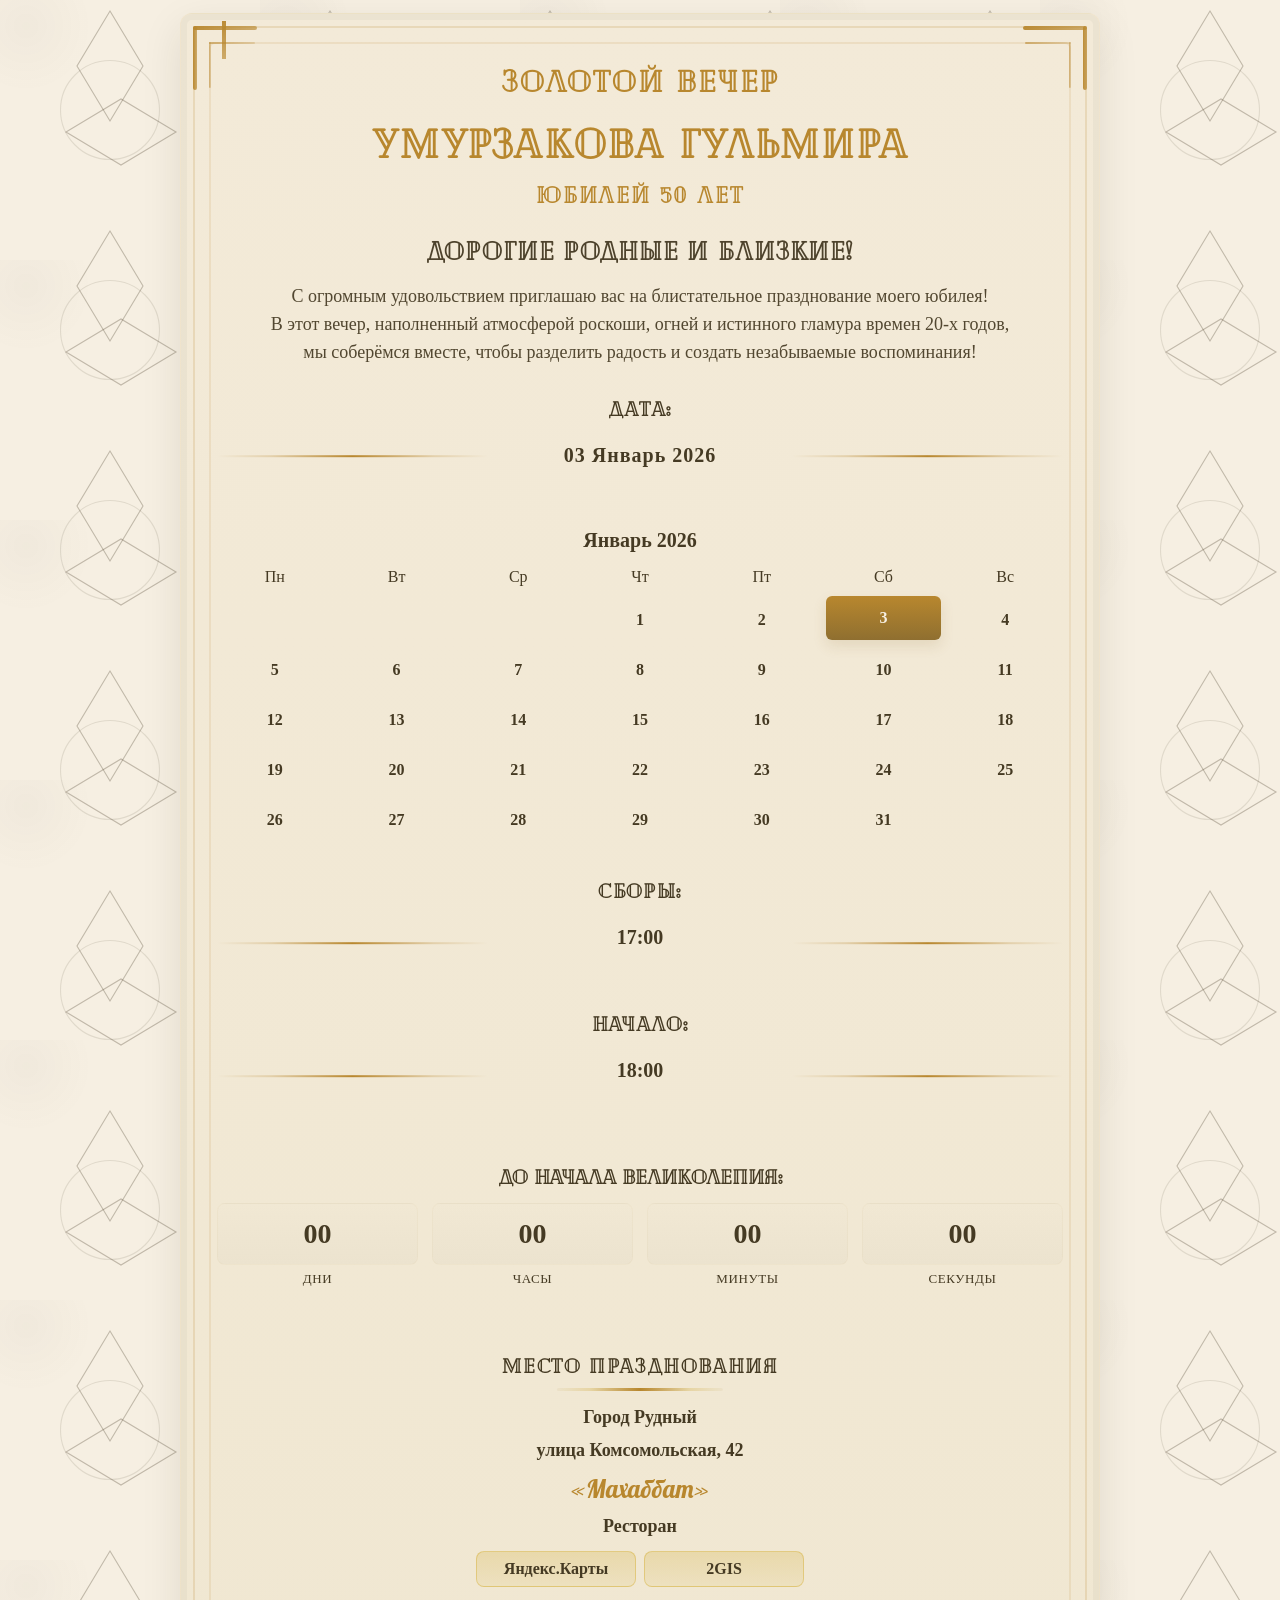
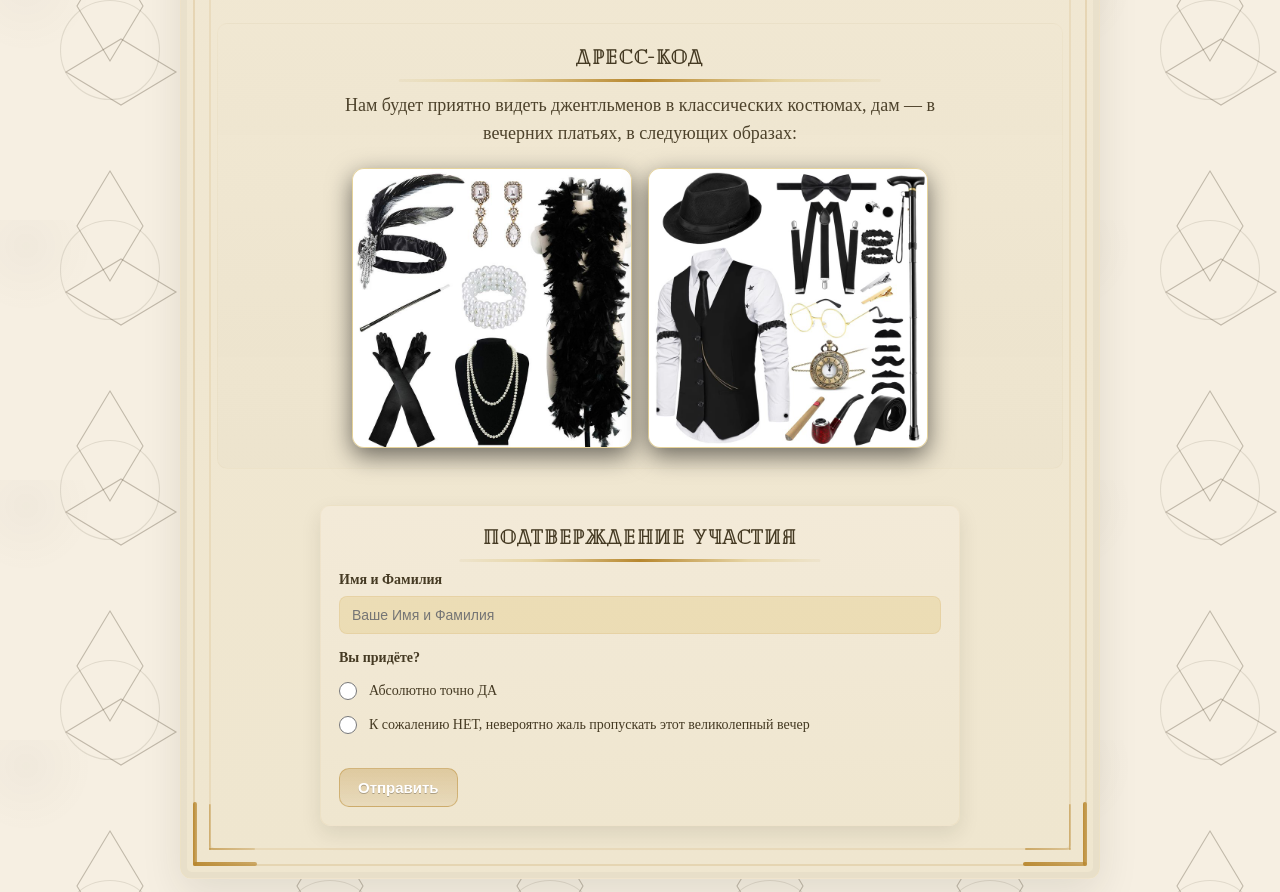
<file: index.html>
<!doctype html>
<html lang="ru">
<head>
  <meta charset="utf-8" />
  <meta name="viewport" content="width=device-width,initial-scale=1,viewport-fit=cover" />
  <title>Приглашение — Вечеринка в стиле 20-х годов</title>
  <!-- Open Graph / Social preview -->
  <meta property="og:title"        content="Умурзакова Гульмира — юбилей 03.01.2026">
  <meta property="og:description"  content="Приглашаю вас на блистательное празднование — Махаббат, Город Рудный. Начало 17:00.">
  <meta property="og:type"         content="website">
  <meta property="og:url"          content="https://jubilej-gulmira.kz/">

  <!-- основной (безопасный) -->
  <meta property="og:image"        content="https://jubilej-gulmira.kz/og/og-1200x630.jpg?v=1">
  <meta property="og:image:secure_url" content="https://jubilej-gulmira.kz/og/og-1200x630.jpg?v=1">
  <meta property="og:image:type"   content="image/jpeg">
  <meta property="og:image:width"  content="1200">
  <meta property="og:image:height" content="630">

  <!-- дополнительные варианты (платформы могут выбрать лучший) -->
  <meta property="og:image"        content="https://jubilej-gulmira.kz/og/og-1024x512.jpg?v=1">
  <meta property="og:image"        content="https://jubilej-gulmira.kz/og/og-600x315.jpg?v=1">
  <meta property="og:image"        content="https://jubilej-gulmira.kz/og/og-600x600.jpg?v=1">

  <!-- Twitter -->
  <meta name="twitter:card" content="summary_large_image">
  <meta name="twitter:title" content="Умурзакова Гульмира — юбилей">
  <meta name="twitter:description" content="Приглашаю вас на блистательное празднование — Махаббат, Город Рудный.">
  <meta name="twitter:image" content="https://jubilej-gulmira.kz/og/og-image-1200x630.jpg?v=1">

  <!-- fallback -->
  <link rel="image_src" href="https://jubilej-gulmira.kz/og/og-image-1200x630.jpg?v=1">

  <!-- Подключаем стили -->
  <link rel="stylesheet" href="css/style.css">
</head>
<body>
  <div class="wrap">
    <div class="card" role="main" aria-label="Приглашение-событие">

      <!-- Угловые элементы рамки -->
      <div class="corner tl">
        <div class="line h"></div>
        <div class="line v"></div>
        <div class="line diag"></div>
        <div class="thin h"></div>
        <div class="thin v"></div>
        <div class="glint"></div>
      </div>
      <div class="corner tr">
        <div class="line h"></div>
        <div class="line v"></div>
        <div class="line diag"></div>
        <div class="thin h"></div>
        <div class="thin v"></div>
        <div class="glint"></div>
      </div>
      <div class="corner bl">
        <div class="line h"></div>
        <div class="line v"></div>
        <div class="line diag"></div>
        <div class="thin h"></div>
        <div class="thin v"></div>
        <div class="glint"></div>
      </div>
      <div class="corner br">
        <div class="line h"></div>
        <div class="line v"></div>
        <div class="line diag"></div>
        <div class="thin h"></div>
        <div class="thin v"></div>
        <div class="glint"></div>
      </div>

      <header class="header" aria-hidden="false">
        <div class="pre-title">Золотой вечер</div>
        <div class="title-name">Умурзакова Гульмира</div>
        <div class="title-jubely">юбилей 50 лет </div>

        <div class="subtitle">Дорогие родные и близкие!</div>
        <p class="subtitle2 long">
            С огромным удовольствием приглашаю вас на блистательное празднование моего юбилея!<br>
            В этот вечер, наполненный атмосферой роскоши, огней и истинного гламура времен 20-х годов,<br>
            мы соберёмся вместе, чтобы разделить радость и создать незабываемые воспоминания!
        </p>

      </header>

      <!-- 1) Дата празднования -->
      <section class="section" aria-labelledby="date-heading">
        <div class="time-start date-time" id="date-heading">Дата:</div>
        <div class="event-date" id="dateBlock">
          <div>
            <div class="value" id="dateValue">03 Января 2026</div>
          </div>
        </div>
      </section>

      <!-- 2) Календарь с выделенной датой -->
      <section class="section" aria-labelledby="cal-heading">
        <div class="calendar-wrap" id="calendarBlock" aria-live="polite">
          <div class="month-title" id="monthTitle">Январь 2025</div>
          <div class="calendar-grid" id="calendarGrid" role="grid" aria-labelledby="monthTitle"></div>
        </div>
      </section>

      <!-- 3) Время начала -->
      <section class="section" aria-labelledby="time-heading">
        <div class="time-start date-time" id="time-heading">Сборы:</div>
        <div class="event-date" id="timeBlock">
          <div>
            <div class="month-title" id="timeValue">17:00</div>
          </div>
        </div>
      </section>
      <section class="section" aria-labelledby="time-heading">
        <div class="time-start date-time" id="time-heading">Начало:</div>
        <div class="event-date" id="timeBlock">
          <div>
            <div class="month-title" id="timeValue">18:00</div>
          </div>
        </div>
      </section>

      <!-- 4) Обратный отсчёт -->
      <section class="section" aria-labelledby="count-heading">
        <div class="" id="countBlock">
          <div style="text-align:center;font-family:'Cheque';margin-bottom:15px; font-weight: 600;margin-top:20px;font-size:20px" id="count-heading">До начала великолепия:</div>
          <div class="countdown-grid" role="timer" aria-live="polite" aria-atomic="true">
            <div class="count-seg">
              <div class="count-num" id="cd-days">--</div>
              <div class="count-label">Дни</div>
            </div>
            <div class="count-seg">
              <div class="count-num" id="cd-hours">--</div>
              <div class="count-label">Часы</div>
            </div>
            <div class="count-seg">
              <div class="count-num" id="cd-minutes">--</div>
              <div class="count-label">Минуты</div>
            </div>
            <div class="count-seg">
              <div class="count-num" id="cd-seconds">--</div>
              <div class="count-label">Секунды</div>
            </div>
          </div>
        </div>
      </section>

      <!-- 5) Место празднования -->
      <section class="section" aria-labelledby="place-heading">
        <div class="place" id="placeBlock">
            <div id="place-heading" class="place-heading">Место празднования</div>
            <div class="address center">Город Рудный</div>
            <div class="address center">улица Комсомольская, 42</div>
            <div class="place-name center">«Махаббат»</div>
            <div class="address center">Ресторан</div>

            <div class="map-links" role="navigation" aria-label="Ссылки на карты">
                <a id="yandexLink" href="https://yandex.com/maps/org/makhabbat/241710813618/" target="_blank" rel="noopener">Яндекс.Карты</a>
                <a id="dgisLink" href="https://2gis.kz/kostanay/firm/70000001091487668" target="_blank" rel="noopener">2GIS</a>
            </div>

        </div>
      </section>

      <section class="section" aria-labelledby="dress-heading">
        <div class="block dress-block">
            <div class="place-heading" id="dress-heading">Дресс-код</div>
            <div class="dress-text">
                Нам будет приятно видеть джентльменов в классических костюмах, дам — в вечерних платьях, в следующих образах:
            </div>

            <!-- Место для фотографии -->
            <div class="dress-photos">
                <div class="dress-photo">
                    <img src="pictures/women.jpeg" alt="Образ 1">
                </div>

                <div class="dress-photo">
                    <img src="pictures/men.jpeg" alt="Образ 2">
                </div>
            </div>

        </div>
      </section>

      <!-- RSVP -->
      <section class="section" aria-labelledby="rsvp2-heading">
        <div class="block rsvp2-block">

            <div class="rsvp2-title" id="rsvp2-heading">Подтверждение участия</div>

            <form id="rsvp2Form" novalidate>

            <!-- 1. Имя и фамилия -->
            <div class="rsvp2-row">
                <label class="rsvp2-label" for="fullName">Имя и Фамилия</label>
                <input type="text" id="fullName" placeholder="Ваше Имя и Фамилия" class="rsvp2-input" required>
            </div>

            <!-- 2. Вы придёте? -->
            <div class="rsvp2-row">
                <label class="rsvp2-label">Вы придёте?</label>

                <label class="option">
                <input type="radio" name="attend" value="yes" required>
                Абсолютно точно ДА
                </label>

                <label class="option">
                <input type="radio" name="attend" value="no">
                К сожалению НЕТ, невероятно жаль пропускать этот великолепный вечер
                </label>
            </div>

            <!-- 3. Сколько вас будет -->
            <div class="rsvp2-row" id="peopleBlock" style="display:none;">
                <label class="rsvp2-label">Сколько вас будет?</label>

                <label class="option">
                <input type="radio" name="peopleCount" value="1">
                Я приду один
                </label>

                <label class="option">
                <input type="radio" name="peopleCount" value="2">
                Я приду со своей второй половинкой
                </label>

                <input type="text" id="partnerName" class="rsvp2-input" placeholder="Имя и Фамилия партнёра" style="display:none;">
            </div>

            <!-- 4. Дети -->
            <div class="rsvp2-row" id="kidsBlock" style="display:none;">
                <label class="rsvp2-label">Приведёте детей?</label>

                <label class="option">
                <input type="radio" name="kids" value="no">
                Нет
                </label>

                <label class="option">
                <input type="radio" name="kids" value="yes">
                Да
                </label>

                <div id="kidsList" style="display:none; margin-top:12px;"></div>

                <button type="button" id="addKidBtn" class="mini-btn" style="display:none;">
                + Добавить ребёнка
                </button>
            </div>

            <!-- Кнопка отправки -->
            <button class="rsvp2-btn" id="rsvpSubmitBtn" type="submit">Отправить</button>

            </form>

        </div>
      </section>

    </div>
  </div>

  <script src="js/script.js"></script>
</body>
</html>
</file>
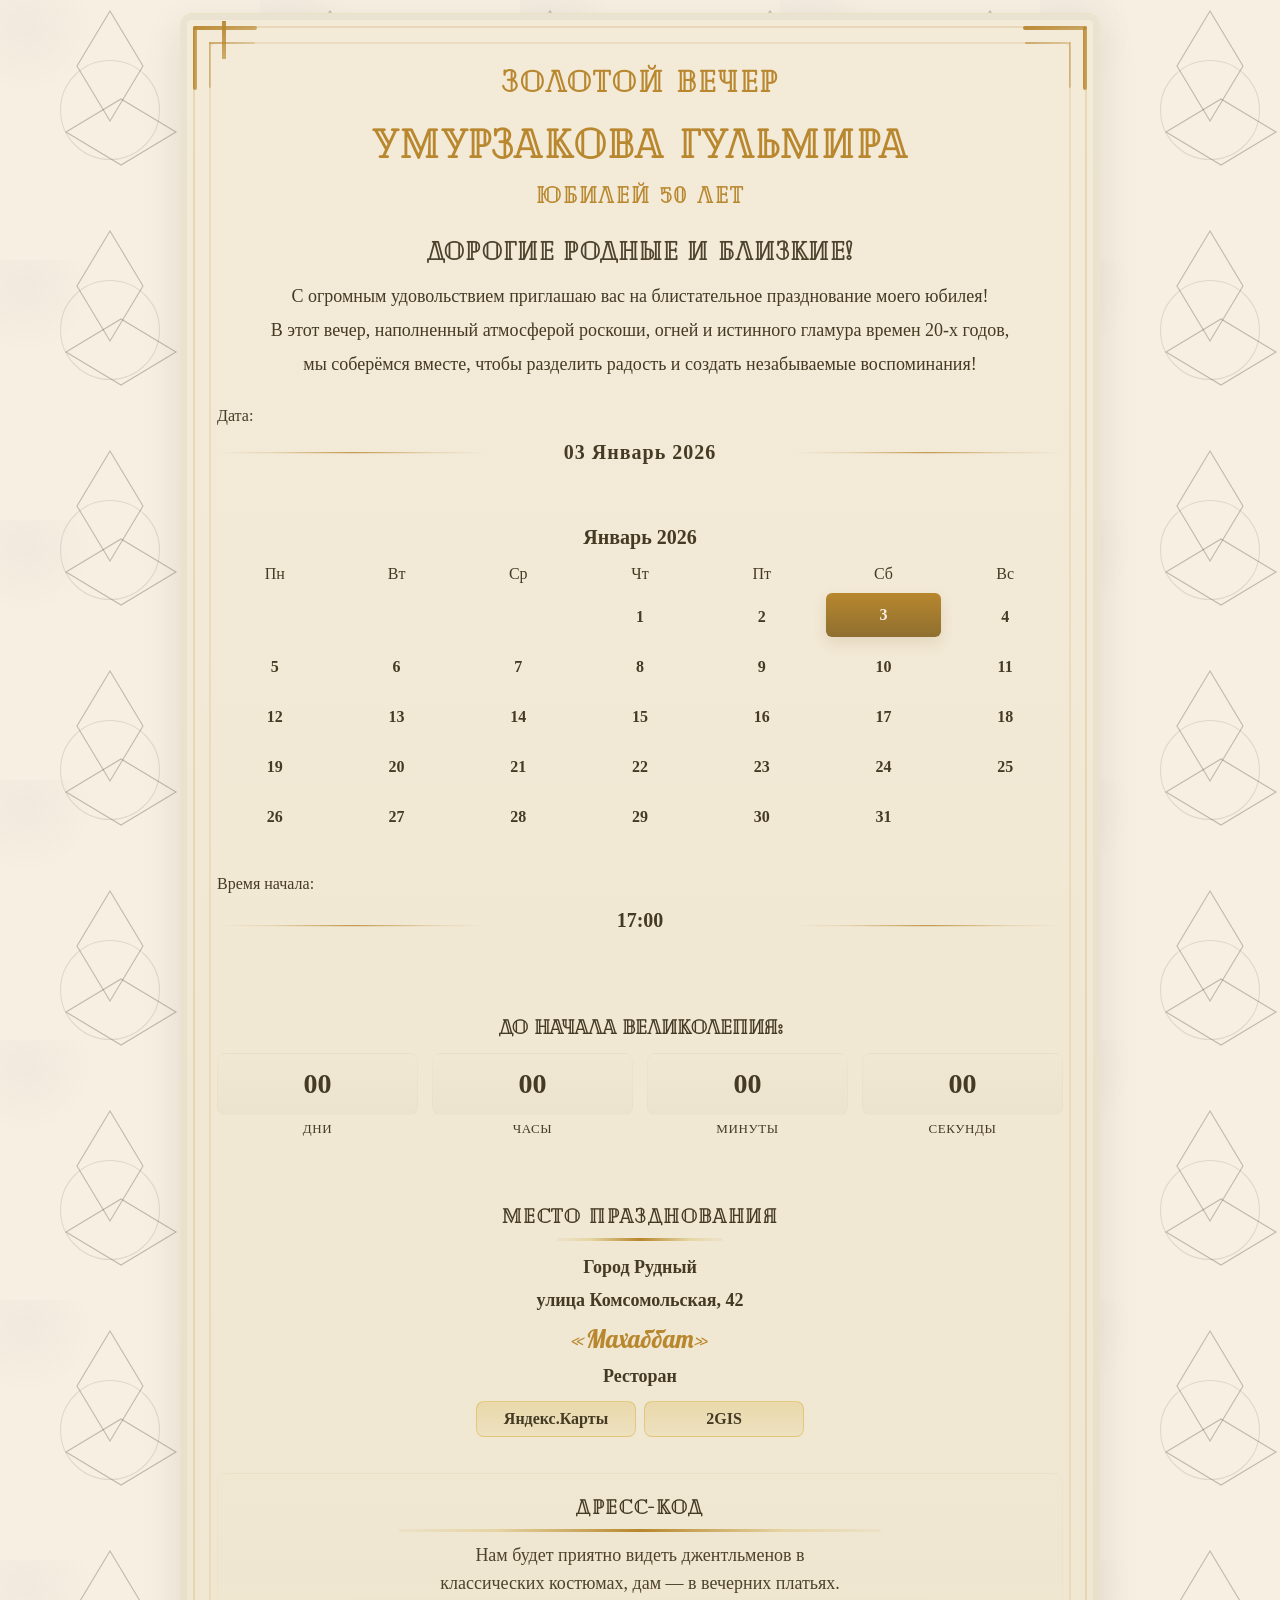
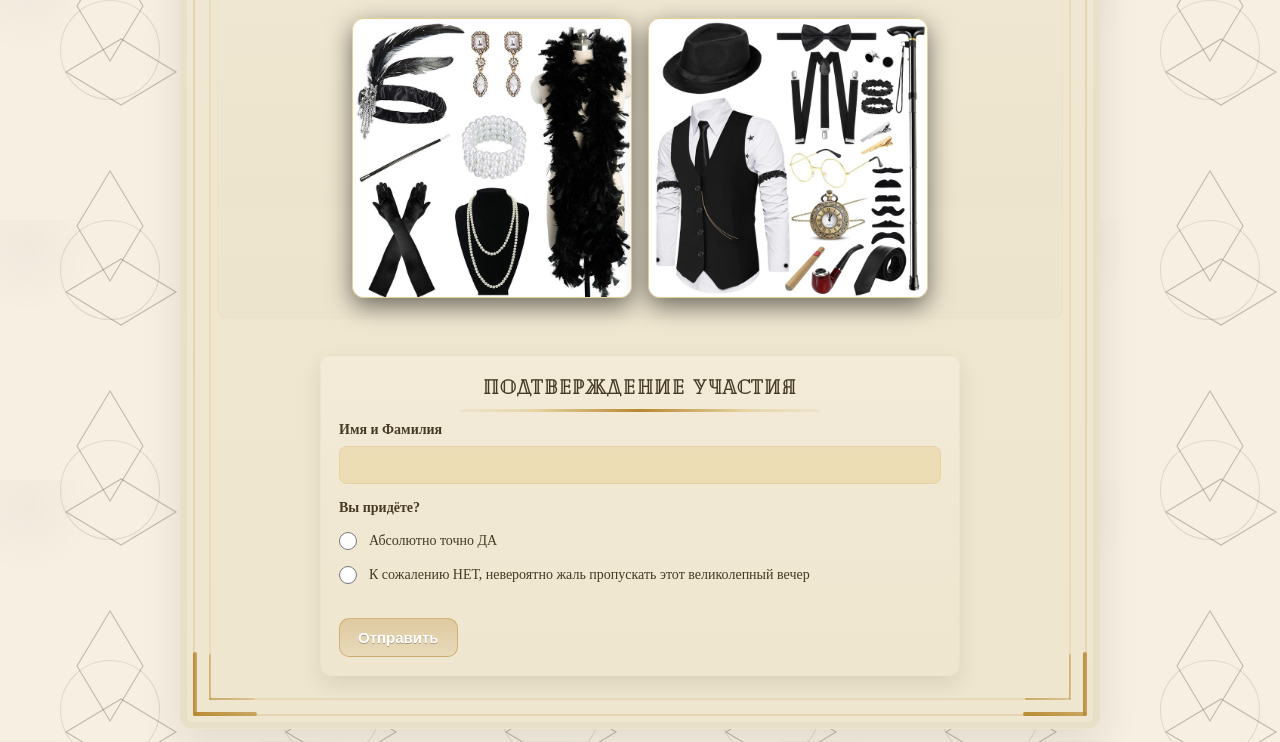
<file: site_with_borders_white_gold.html>
<!doctype html>
<html lang="ru">
<head>
<meta charset="utf-8" />
<meta name="viewport" content="width=device-width,initial-scale=1" />
<title>Приглашение — Вечеринка в стиле 20-х годов</title>

<link rel="stylesheet" href="css/style.css">
</head>
<body>
  <div class="wrap">
    <div class="card" role="main" aria-label="Приглашение-событие">

      <!-- Угловые элементы рамки -->
      <div class="corner tl">
        <div class="line h"></div>
        <div class="line v"></div>
        <div class="line diag"></div>
        <div class="thin h"></div>
        <div class="thin v"></div>
        <div class="glint"></div>
      </div>
      <div class="corner tr">
        <div class="line h"></div>
        <div class="line v"></div>
        <div class="line diag"></div>
        <div class="thin h"></div>
        <div class="thin v"></div>
        <div class="glint"></div>
      </div>
      <div class="corner bl">
        <div class="line h"></div>
        <div class="line v"></div>
        <div class="line diag"></div>
        <div class="thin h"></div>
        <div class="thin v"></div>
        <div class="glint"></div>
      </div>
      <div class="corner br">
        <div class="line h"></div>
        <div class="line v"></div>
        <div class="line diag"></div>
        <div class="thin h"></div>
        <div class="thin v"></div>
        <div class="glint"></div>
      </div>

      <header class="header" aria-hidden="false">
        <div class="pre-title">Золотой вечер</div>
        <div class="title-name">Умурзакова Гульмира</div>
        <div class="title-jubely">юбилей 50 лет </div>

        <div class="subtitle">Дорогие родные и близкие!</div>
        <div class="subtitle2">С огромным удовольствием приглашаю вас на блистательное празднование
                                моего юбилея! </div>
        <div class="subtitle2">В этот вечер, наполненный атмосферой роскоши, огней и
                                истинного гламура времен 20-х годов, </div>                        
        <div class="subtitle2">мы соберёмся вместе, чтобы разделить
                                радость и создать незабываемые воспоминания!</div>
      </header>

      <!-- 1) Дата празднования -->
      <section class="section" aria-labelledby="date-heading">
        <div class="time-start">Дата:</div>
        <div class="event-date" id="dateBlock">
          <div>
            <div class="value" id="dateValue">03 Января 2026</div>
          </div>
        </div>
      </section>

      <!-- 2) Календарь с выделенной датой -->
      <section class="section" aria-labelledby="cal-heading">
        <div class="calendar-wrap" id="calendarBlock" aria-live="polite">
          <div class="month-title" id="monthTitle">Январь 2025</div>
          <div class="calendar-grid" id="calendarGrid" role="grid" aria-labelledby="monthTitle"></div>
        </div>
      </section>

      <!-- 3) Время начала -->
      <section class="section" aria-labelledby="time-heading">
        <div class="time-start">Время начала:</div>
        <div class="event-date" id="timeBlock">
          <div>
            <div class="month-title" id="timeValue">17:00</div>
          </div>
        </div>
      </section>

      <!-- 4) Обратный отсчёт -->
      <section class="section" aria-labelledby="count-heading">
        <div class="" id="countBlock">
          <div style="text-align:center;font-family:'Cheque';margin-bottom:15px; font-weight: 600;margin-top:20px;font-size:20px" id="count-heading">До начала великолепия:</div>
          <div class="countdown-grid" role="timer" aria-live="polite" aria-atomic="true">
            <div class="count-seg">
              <div class="count-num" id="cd-days">--</div>
              <div class="count-label">Дни</div>
            </div>
            <div class="count-seg">
              <div class="count-num" id="cd-hours">--</div>
              <div class="count-label">Часы</div>
            </div>
            <div class="count-seg">
              <div class="count-num" id="cd-minutes">--</div>
              <div class="count-label">Минуты</div>
            </div>
            <div class="count-seg">
              <div class="count-num" id="cd-seconds">--</div>
              <div class="count-label">Секунды</div>
            </div>
          </div>
        </div>
      </section>

      <!-- 5) Место празднования -->
      <section class="section" aria-labelledby="place-heading">
        <div class="place" id="placeBlock">
            <div id="place-heading" class="place-heading deco-underline">Место празднования</div>
            <div class="address center">Город Рудный</div>
            <div class="address center">улица Комсомольская, 42</div>
            <div class="place-name center">«Махаббат»</div>
            <div class="address center">Ресторан</div>

            <div class="map-links" role="navigation" aria-label="Ссылки на карты">
                <a id="yandexLink" href="https://yandex.com/maps/org/makhabbat/241710813618/" target="_blank" rel="noopener">Яндекс.Карты</a>
                <a id="dgisLink" href="https://2gis.kz/kostanay/firm/70000001091487668" target="_blank" rel="noopener">2GIS</a>
            </div>

        </div>
      </section>
      <section class="section" aria-labelledby="dress-heading">
        <div class="block dress-block">
            
            <div class="place-heading deco-underline" id="dress-heading">Дресс-код</div>
            <div class="dress-text">
                Нам будет приятно видеть джентльменов в <br>классических костюмах,  
                дам — в вечерних платьях.
            </div>

            <!-- Место для фотографии -->
            <div class="dress-photos">
                <div class="dress-photo">
                    <img src="pictures/women.jpeg" alt="Образ 1">
                </div>

                <div class="dress-photo">
                    <img src="pictures/men.jpeg" alt="Образ 2">
                </div>
            </div>

        </div>
    </section>

      <section class="section" aria-labelledby="rsvp2-heading">
        <div class="block rsvp2-block">

            <div class="rsvp2-title deco-underline" id="rsvp2-heading">
            Подтверждение участия
            </div>

            <form id="rsvp2Form">

            <!-- 1. Имя и фамилия -->
            <div class="rsvp2-row">
                <label class="rsvp2-label">Имя и Фамилия</label>
                <input type="text" id="fullName" class="rsvp2-input" required>
            </div>

            <!-- 2. Вы придёте? -->
            <div class="rsvp2-row">
                <label class="rsvp2-label">Вы придёте?</label>

                <label class="option">
                <input type="radio" name="attend" value="yes" required>
                Абсолютно точно ДА
                </label>

                <label class="option">
                <input type="radio" name="attend" value="no">
                К сожалению НЕТ, невероятно жаль пропускать этот великолепный вечер
                </label>
            </div>

            <!-- 3. Сколько вас будет -->
            <div class="rsvp2-row" id="peopleBlock" style="display:none;">
                <label class="rsvp2-label">Сколько вас будет?</label>

                <label class="option">
                <input type="radio" name="peopleCount" value="1">
                Я приду один
                </label>

                <label class="option">
                <input type="radio" name="peopleCount" value="2">
                Я приду со своей второй половинкой
                </label>

                <input type="text" id="partnerName" class="rsvp2-input" placeholder="Имя и Фамилия партнёра" style="display:none;">
            </div>

            <!-- 4. Дети -->
            <div class="rsvp2-row" id="kidsBlock" style="display:none;">
                <label class="rsvp2-label">Приведёте детей?</label>

                <label class="option">
                <input type="radio" name="kids" value="no">
                Нет
                </label>

                <label class="option">
                <input type="radio" name="kids" value="yes">
                Да
                </label>

                <div id="kidsList" style="display:none; margin-top:12px;"></div>

                <button type="button" id="addKidBtn" class="mini-btn" style="display:none;">
                + Добавить ребёнка
                </button>
            </div>

            <!-- ДОБАВИЛ id="rsvpSubmitBtn" -->
            <button class="rsvp2-btn" id="rsvpSubmitBtn" type="submit">Отправить</button>

            </form>

        </div>
    </section>

    </div>
  </div>
  <script src="js/script.js"></script>
</body>
</html>
</file>
<file: css/style.css>
/* ---------- style.css (обновлённый: рамка видна всегда, адаптивный padding.wrap min 3px) ---------- */

@font-face {
  font-family: "Cheque";
  src: url("cheque/Cheque-Regular.woff2") format("woff2");
  font-weight: normal;
  font-style: normal;
  font-display: swap;
}
@font-face {
  font-family: "Lobster";
  src: url("Lobster/Lobster-Regular.woff2") format("woff2");
  font-weight: normal;
  font-style: normal;
  font-display: swap;
}

/* --- Палитра --- */
:root{
  --bg: #f6efe2;
  --card-top: #f3ead8;
  --card-bottom: #efe6cf;
  --text: #453a23;
  --accent: #b8872e;
  --muted: rgba(43,36,22,0.12);
  --shadow: rgba(43,36,22,0.10);
  --border-muted: rgba(184,135,46,0.06);
}

/* Базовые правила */
*{box-sizing:border-box}

/* Глобальные правила запрета разрыва слов и дефисов */
html,body, *::before, *::after {
  -webkit-hyphens: none;
  -ms-hyphens: none;
  hyphens: none;            /* Запрет дефисов */
  word-break: normal;       /* Не ломать слова */
  overflow-wrap: normal;    /* Не переносить слово посередине */
  -webkit-font-smoothing:antialiased;
}

html,body{
  width: 100%;
  margin:0;
  font-family: "Georgia", "Times New Roman", serif;
  background:var(--bg);
  color:var(--text);
  overflow-x: hidden;
}
html { font-size: 16px; }

/* фон */
body{
  background-color: var(--bg);
  background-image:
    radial-gradient(circle at 10% 10%, rgba(69,58,35,0.03) 0%, transparent 20%),
    url("data:image/svg+xml;utf8,<svg xmlns='http://www.w3.org/2000/svg' width='200' height='200' viewBox='0 0 200 200'><g fill='none' stroke='%23453a23' stroke-opacity='0.30' stroke-width='1'><path d='M100 10 L130 60 L100 110 L70 60 Z' /><path d='M20 100 L70 130 L120 100 L70 70 Z' transform='translate(40,20)'/><circle cx='100' cy='100' r='45' stroke-opacity='0.12'/></g></svg>");
  background-repeat:repeat;
  background-size: 260px 260px, 220px 220px;
}

/* обертка
   Поменял padding на адаптивный с clamp — min 3px (требование).
   Теперь padding будет: минимум 3px, затем масштабируется по vw, максимум 36px */
.wrap{
  min-height:100vh;
  display:flex;
  align-items:center;
  justify-content:center;
  padding: clamp(3px, 1vw, 36px); /* min 3px — строго */
}

/* карточка */
.card{
  width:100%;
  max-width:920px;
  border-radius:12px;
  padding:28px;
  background: linear-gradient(180deg, var(--card-top), var(--card-bottom));
  border: 1px solid var(--border-muted);
  box-shadow: 0 14px 40px var(--shadow), 0 0 0 6px rgba(0,0,0,0.03) inset;
  position:relative;
  overflow:visible;
}

/* рамка — возвращена и видна всегда (card::before/::after + corners) */
.card::before,
.card::after{
  content:"";
  pointer-events:none;
  position:absolute;
  left:12px; right:12px; top:12px; bottom:12px;
  border-radius:6px;
}
.card::before{ box-shadow: inset 0 0 0 2px rgba(184,135,46,0.18); }
.card::after{ left:28px; right:28px; top:28px; bottom:28px; box-shadow: inset 0 0 0 2px rgba(184,135,46,0.12); }

/* corners — декоративные углы (оставляем их включёнными всегда) */
.corner { position:absolute; width:84px; height:84px; pointer-events:none; }
.corner .line { position:absolute; background:linear-gradient(90deg, rgba(184,135,46,0.95), rgba(184,135,46,0.65)); }

/* конкретные позиции (как раньше) */
.corner.tl{ left:6px; top:6px; transform:translateZ(0); }
.corner.tl .h{ top:6px; left:6px; height:4px; width:64px; border-radius:2px; }
.corner.tl .v{ left:6px; top:6px; width:4px; height:64px; border-radius:2px; }
.corner.tl .diag{ left:18px; top:18px; width:38px; height:4px; transform: rotate(90deg); }

.corner.tr{ right:6px; top:6px; }
.corner.tr .h{ top:6px; right:6px; height:4px; width:64px; border-radius:2px; }
.corner.tr .v{ right:6px; top:6px; width:4px; height:64px; border-radius:2px; }

.corner.bl{ left:6px; bottom:6px; }
.corner.bl .h{ bottom:6px; left:6px; height:4px; width:64px; border-radius:2px; }
.corner.bl .v{ left:6px; bottom:6px; width:4px; height:64px; border-radius:2px; }

.corner.br{ right:6px; bottom:6px; }
.corner.br .h{ bottom:6px; right:6px; height:4px; width:64px; border-radius:2px; }
.corner.br .v{ right:6px; bottom:6px; width:4px; height:64px; border-radius:2px; }

.corner .thin { position:absolute; background: linear-gradient(90deg, rgba(184,135,46,0.6), rgba(184,135,46,0.25)); }
.corner.tl .thin.h{ top:22px; left:22px; height:2px; width:46px; border-radius:1px; }
.corner.tl .thin.v{ left:22px; top:22px; width:2px; height:46px; border-radius:1px; }
.corner.tr .thin.h{ top:22px; right:22px; height:2px; width:46px; border-radius:1px; }
.corner.tr .thin.v{ right:22px; top:22px; width:2px; height:46px; border-radius:1px; }
.corner.bl .thin.h{ bottom:22px; left:22px; height:2px; width:46px; border-radius:1px; }
.corner.bl .thin.v{ left:22px; bottom:22px; width:2px; height:46px; border-radius:1px; }
.corner.br .thin.h{ bottom:22px; right:22px; height:2px; width:46px; border-radius:1px; }
.corner.br .thin.v{ right:22px; bottom:22px; width:2px; height:46px; border-radius:1px; }

/* контент (как раньше) */
.header{ text-align:center; margin-bottom:18px; }
.pre-title{ color:var(--accent);font-weight: 900;font-size:30px; letter-spacing:2px; margin:20px 0; text-transform:uppercase; font-family:'Cheque' }
.title-name{ color:var(--accent);font-weight: 900;font-size:40px; letter-spacing:2px; margin:15px 0; text-transform:uppercase; font-family:'Cheque' }
.title-jubely{ color:var(--accent);font-weight: 900;font-size:22px; letter-spacing:2px; margin:15px 0; text-transform:uppercase; font-family:'Cheque' }
.subtitle{ color:var(--text); opacity:0.95;font-weight: 600; margin: 40px 20px 20px 20px; font-size:25px; font-family:'Cheque'; letter-spacing:1px }
.subtitle2.long {
  text-align: center;
  font-size: clamp(13px, 3.8vw, 18px);
  line-height: 1.55;
  opacity: 0.92;
  max-width: 92%;
  margin: 8px auto 16px auto;
  white-space: normal; /* разрешаем перенос между словами */
  display: block;
}

/* layout блоки */
.section{ background:transparent; padding:12px 8px; margin-bottom:12px; border-radius:8px }
.block{ background: linear-gradient(180deg, rgba(255,255,255,0.02), rgba(0,0,0,0.01)); border:1px solid rgba(184,135,46,0.04); padding:14px;border-radius:10px; }

/* event-date */
.event-date { display:flex; align-items:center; justify-content:center; gap:12px; flex-wrap:wrap; position: relative; padding: 16px 0; }
.event-date::before, .event-date::after { content: ""; position: absolute; top: 50%; width: 32%; height: 1.6px; background: linear-gradient(90deg, transparent 0%, rgba(184,135,46,0.25) 20%, var(--accent) 50%, rgba(184,135,46,0.25) 80%, transparent 100%); transform: translateY(-50%); }
.event-date::before { left: 0; } .event-date::after { right: 0; }
.event-date .value{ font-size:20px; color:var(--text); font-weight:700; letter-spacing:1px }

/* calendar */
.calendar-wrap{ margin-top:10px }
.month-title{ text-align:center; font-weight:700; color:var(--text); margin-bottom:10px; font-size:20px }
.calendar-grid{ display:grid; grid-template-columns:repeat(7,1fr); gap:6px }
.day-name{ font-size:16px; text-align:center; color: var(--text); padding:6px 0 }
.day{ height:44px; display:flex; align-items:center; justify-content:center; border-radius:6px; color:var(--text); font-weight:700; background:transparent; padding:4px; box-sizing:border-box; }
.day.out{ color:var(--muted) }
.day.event{ background: linear-gradient(180deg,var(--accent), #8f6f30); color: var(--bg); box-shadow: 0 6px 14px rgba(140,105,45,0.14); transform:translateY(-2px); }
.day.today{ outline:2px solid rgba(184,135,46,0.06) }

/* countdown */
.countdown-grid{ display:flex; gap:14px; justify-content:center; margin-top:12px; flex-wrap:wrap }
.count-seg{ display:flex; flex-direction:column; align-items:center; min-width:84px }
.count-num{ background: linear-gradient(180deg, rgba(255,255,255,0.02), rgba(0,0,0,0.02)); padding:14px 10px; border-radius:8px; font-size:28px; font-weight:900; color:var(--text); min-width:72px; text-align:center; border:1px solid rgba(184,135,46,0.04); }
.count-label{ margin-top:6px; font-size:13px; color: var(--text); text-transform:uppercase; letter-spacing:0.6px }

/* place */
.place{ display:flex; flex-direction:column; align-items:center; justify-content:center; text-align:center; margin-top:30px; }
.place .address{ font-weight:700; color:var(--text); font-size:18px; width:100%; display:block; margin:6px 0; text-align:center; }
.place .place-name{ color:var(--accent); font-weight:400; font-size:25px; font-family: 'Lobster'; width:100%; display:block; text-align:center; margin:6px 0; }
.map-links{ display:flex; gap:8px; flex-wrap:wrap; margin-top:8px; justify-content:center; }
.map-links a{ display:inline-flex; padding:8px 10px; border-radius:8px; background:linear-gradient(180deg, rgba(212,175,55,0.25), rgba(212,175,55,0.12)); border:1.5px solid rgba(212,175,55,0.45); color:var(--text); font-weight:700; text-decoration:none; min-width: 160px; justify-content:center; }

/* dress code */
.dress-block { text-align: center; padding: 20px; }
.dress-text { font-size: 18px; color: var(--text); opacity: 0.95; line-height: 1.55; max-width: 600px; margin: 0 auto 20px auto; }

/* фото */
.dress-photos { display:flex; justify-content:center; align-items:flex-start; gap:16px; margin-top:20px; flex-wrap:wrap; }
.dress-photo { width: 100%; max-width: 280px; border-radius:12px; overflow:hidden; border:1px solid rgba(212,175,55,0.35); box-shadow: 0 8px 24px rgba(0,0,0,0.55), inset 0 0 18px rgba(212,175,55,0.18); }
.dress-photo img { width:100%; height:100%; object-fit:cover; display:block; }

/* RSVP стили */
.rsvp2-block { background: linear-gradient(180deg, var(--card-top), var(--card-bottom)); border: 1px solid var(--border-muted); box-shadow: 0 8px 20px var(--shadow); padding: 18px; border-radius: 10px; max-width: 640px; margin: 0 auto; }
.rsvp2-title { /* word-break: keep-all; */   text-align:center; font-size:18px; font-weight:800; color:var(--text); margin-bottom:14px; padding-bottom:12px; position:relative; letter-spacing:1px; font-family:'Cheque', Georgia, serif; }

/* ФОРМЫ: запрещаем разрыв внутри слов в полях и кнопках */
.rsvp2-row { margin-bottom:16px; }
.rsvp2-label { display:block; font-size:14px; color:var(--text); margin-bottom:8px; font-weight:600; }
.rsvp2-input, .rsvp2-input[type="text"], .rsvp2-input[type="email"], .rsvp2-input[type="number"], #partnerName, #kidsList input {
  width:100%;
  padding:10px 12px;
  border-radius:8px;
  border:1px solid rgba(184,135,46,0.12);
  background: rgba(212, 175, 55, 0.2);
  color:var(--text);
  font-size:14px;
  outline:none;
  transition: box-shadow .18s ease, border-color .18s ease;
  box-shadow: inset 0 1px 0 rgba(255,255,255,0.02);
  word-break: normal;
  overflow-wrap: normal;
  hyphens: none;
}
.rsvp2-input:focus { border-color: var(--accent); box-shadow: 0 6px 18px rgba(43,36,22,0.06); }
.option { display:flex; align-items:center; gap:10px; margin:8px 0; font-size:14px; color:var(--text); cursor:pointer; flex-wrap:wrap; }
.option input[type="radio"] { width:18px; height:18px; accent-color: var(--accent); cursor:pointer; }

/* кнопки */
.mini-btn { padding:7px 10px; border-radius:8px; background: linear-gradient(180deg, rgba(184,135,46,0.12), rgba(184,135,46,0.06)); border:1px solid rgba(184,135,46,0.18); color:var(--text); cursor:pointer; font-weight:700; font-size:13px; transition: transform .12s ease, box-shadow .12s ease; display:inline-block; margin-top:8px; }
.mini-btn:hover { transform: translateY(-2px); box-shadow: 0 6px 14px rgba(43,36,22,0.06); }

.rsvp2-btn { display:inline-block; margin-top:10px; padding:10px 18px; border-radius:10px; font-size:15px; font-weight:800; background: linear-gradient(180deg, rgba(184,135,46,0.30), rgba(184,135,46,0.12)); border:1.5px solid rgba(184,135,46,0.45); color:#fff; text-shadow: 0 1px 0 rgba(0,0,0,0.25); cursor:pointer; transition: transform .12s ease, box-shadow .12s ease; }
.rsvp2-btn:hover { transform: translateY(-3px); box-shadow: 0 10px 22px rgba(43,36,22,0.10); }

/* disabled state */
.rsvp2-btn.disabled, .rsvp2-btn:disabled { opacity:0.65; cursor:default; box-shadow:none; transform:none; }

/* ---------- Новые/объединённые правила по твоим просьбам ---------- */

/* 1) date-time - шрифт Cheque (для меток Дата и Время) */
.date-time {
  text-align: center;
  font-family: 'Cheque', Georgia, serif;
  font-weight: 700;
  font-size: clamp(16px, 3.6vw, 20px);
  letter-spacing: 1.4px;
  text-transform: uppercase;
  color: var(--text);
  margin-bottom: 8px;
  hyphens: none;
  word-break: normal;
  overflow-wrap: normal;
}

/* 2) Заголовки секций в Cheque + золотая полоса под ними */
.place-heading,
.rsvp2-title {
  font-family: 'Cheque', Georgia, serif;
  font-weight: 800;
  font-size: clamp(16px, 3.6vw, 20px);
  letter-spacing: 1.6px;
  text-transform: uppercase;
  color: var(--text);
  position: relative;
  padding-bottom: 14px;
  margin-bottom: 10px;
  hyphens: none;
  word-break: normal;
  overflow-wrap: normal;
}

/* золотая полоса под заголовками (центральная полоска) */
.place-heading::after,
.rsvp2-title::after {
  content: "";
  position: absolute;
  left: 50%;
  bottom: 0;
  width: 60%;
  height: 3px;
  transform: translateX(-50%);
  background: linear-gradient(90deg,
    transparent 0%,
    rgba(212,175,55,0.25) 20%,
    var(--accent) 50%,
    rgba(212,175,55,0.25) 80%,
    transparent 100%);
  border-radius: 2px;
  box-shadow: 0 2px 6px rgba(184,135,46,0.08) inset;
}

/* 3) Центрирование блока place (обязательное) */
.place {
  text-align: center !important;
  display: flex !important;
  flex-direction: column;
  align-items: center;
  justify-content: center;
}
.place .address,
.place .place-name {
  text-align: center !important;
  width: 100%;
  display: block;
  margin-left: auto;
  margin-right: auto;
}

/* 4) Переносы и защита от выхода текста */
/* Убраны break-word/auto-hyphens — запрещаем разрыв внутри слов по умолчанию */
.option {
  display: inline-flex;        /* label как inline-flex — не ломает поток, но делает flex-контейнер */
  align-items: center;        /* вертикальное выравнивание круга и текста */
  gap: 12px;                  /* расстояние между кружком и текстом */
  flex-wrap: nowrap;          /* запрещаем перенос внутренних flex-элементов на новую строку */
  width: 100%;                /* сохраняем поведение: метки занимают ширину контейнера */
  box-sizing: border-box;
  white-space: normal;        /* разрешаем перенос между словами, но не внутри слова */
  hyphens: none;
  word-break: normal;
  overflow-wrap: normal;
}

/* Убедимся, что сам radio не растягивается и не даёт лишних отступов */
.option > input[type="radio"] {
  flex: 0 0 auto;             /* фиксируем размер радиокнопки */
  width: 18px;
  height: 18px;
  margin: 0;                  /* сбрасываем возможные внешние отступы */
  vertical-align: middle;
}

/* Текст внутри label — будет занимать оставшееся место и корректно переноситься */
.option span {
  display: inline-block;
  min-width: 0;
  word-break: normal;       /* НЕ ломать слова */
  overflow-wrap: normal;
  hyphens: none;
}

/* На очень узких экранах немного уменьшим gap чтобы не давать переноса строки */
@media (max-width: 420px) {
  .option { gap: 8px; }
  .option > input[type="radio"] { width:16px; height:16px; }
}

/* ====== Счётчик всегда в один ряд ======= */

.countdown-grid {
    display: flex !important;
    flex-wrap: nowrap !important;  /* запрещаем переносы среди сегментов */
    justify-content: center;
    align-items: stretch;
    gap: clamp(6px, 2vw, 14px);
    overflow: hidden;              /* предотвращает выход за границы */
}

.count-seg {
    min-width: 0;                  /* детям можно сжиматься */
    flex: 1 1 0;                   /* равномерное распределение */
    display: flex;
    flex-direction: column;
    align-items: center;
}

.count-num {
    width: 100%;
    min-width: 0;
    padding: clamp(8px, 2vw, 14px);
    font-size: clamp(18px, 5vw, 28px);
    word-break: normal;
    overflow-wrap: normal;
    hyphens: none;
}

.count-label {
    font-size: clamp(10px, 2.4vw, 13px);
    text-align: center;
    hyphens: none;
}

/* responsive typography and controls */
.pre-title { font-size: clamp(18px, 4.5vw, 30px); }
.title-name { font-size: clamp(24px, 6.5vw, 40px); }
.title-jubely { font-size: clamp(14px, 3.5vw, 22px); }
.subtitle { font-size: clamp(16px, 4.5vw, 25px); margin: 28px 12px 18px; }
.subtitle2 { font-size: clamp(13px, 3.8vw, 18px); max-width: 92%; margin: 8px auto; line-height:1.45; /* hyphens:auto; убрано */ }
.card { padding: clamp(14px, 4vw, 28px); margin: 0 12px; }

/* Убираем break-word из полей и ссылок */
.rsvp2-input, .rsvp2-btn, #partnerName, #kidsList input, .map-links a {
  max-width:100%;
  box-sizing:border-box;
  overflow-wrap: normal;
  word-break: normal;
  -webkit-hyphens: none;
  hyphens: none;
}

.calendar-grid .day { font-size: clamp(12px, 2.6vw, 16px); height: clamp(34px, 8vw, 44px); padding:4px; }
.dress-photos { gap: clamp(8px, 2.6vw, 16px); }
.dress-photo { max-width: clamp(160px, 40vw, 280px); }

/* small screens */
@media (max-width: 420px) {
  .pre-title { font-size: clamp(16px, 5.6vw, 22px); }
  .title-name { font-size: clamp(20px, 7.4vw, 30px); }
  .subtitle { font-size: clamp(14px, 4.2vw, 18px); }
  .subtitle2 { font-size: clamp(12px, 3.6vw, 16px); }
  .count-num { font-size:20px; padding:8px; min-width:58px; }
  .map-links a { min-width: 120px; font-size: 12px; padding: 9px 10px; }
}

/* print */
@media print { body{ background:white; color:black } .card{ box-shadow:none; border:none } .frame{ display:none } }

/* ---- Fix: radio + label alignment: keep text always to the right of the circle ---- */
/* (правки уже выше в .option) */

/* Стандартный мелкий ресет для мобильных изображений */
@media (max-width: 600px) {
    .dress-photo {
        max-width: 100% !important;   /* вместо 280px */
        width: 100%;
    }

    .dress-photo img {
        height: auto;
        width: 100%;
        object-fit: cover;
    }
}
</file>
